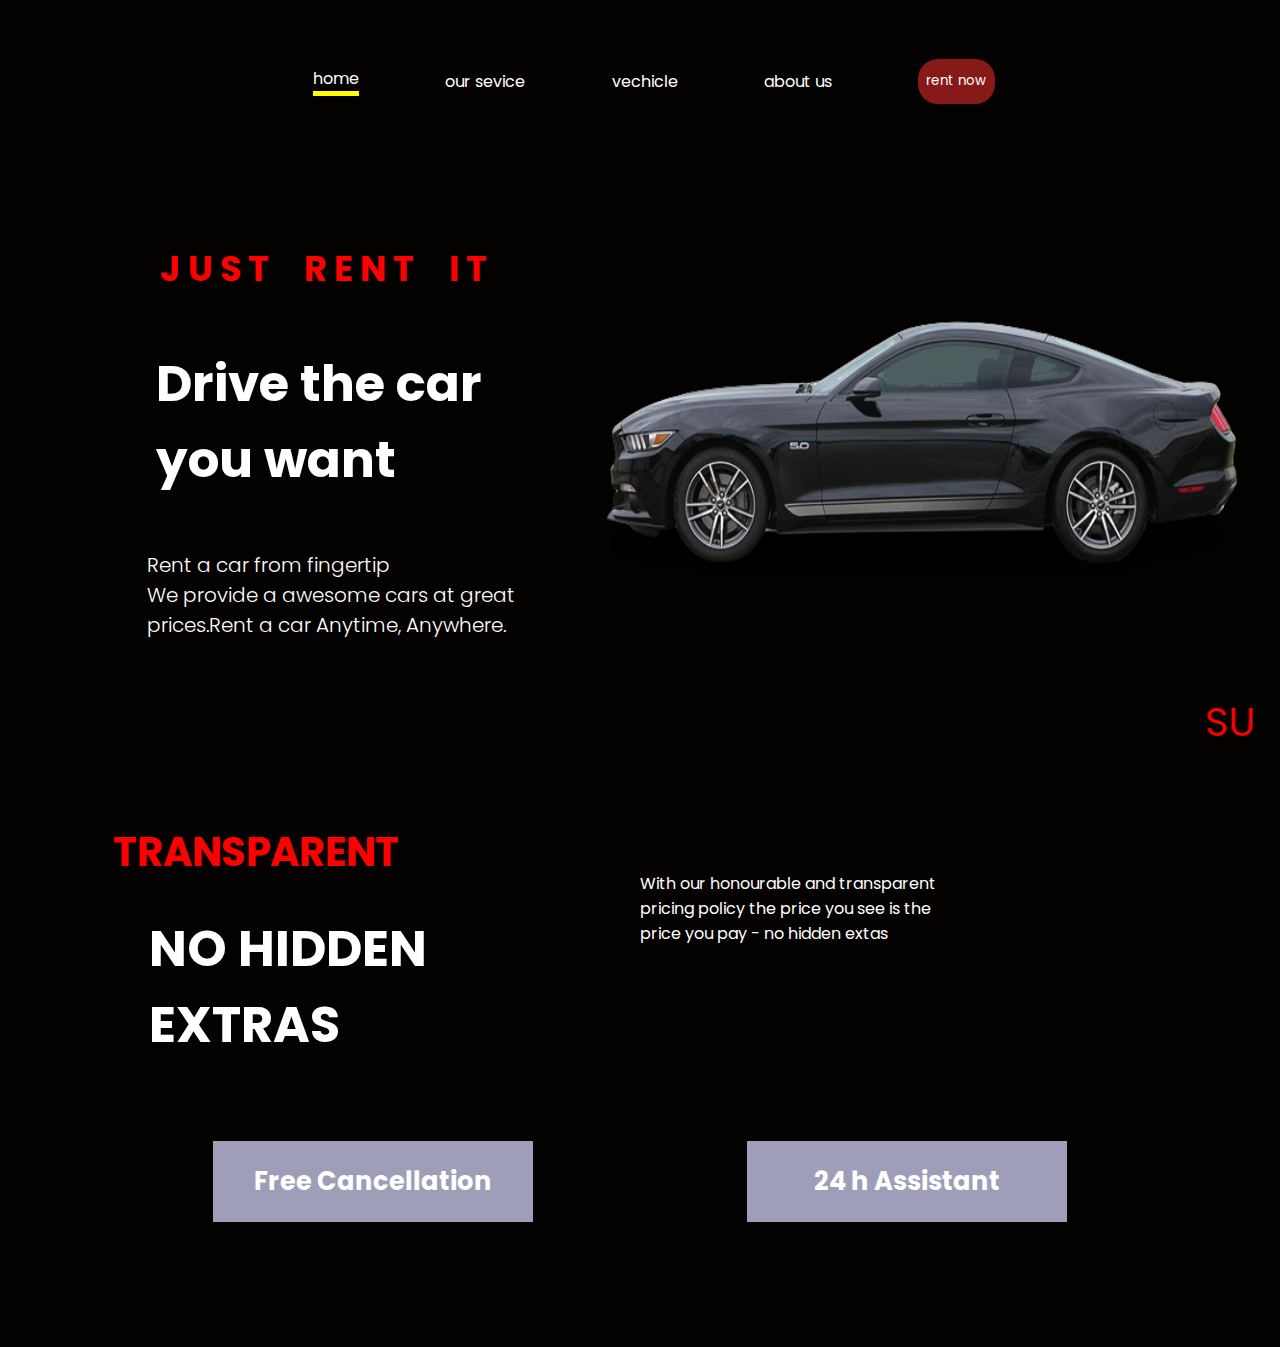
<file: rental cars/index.html>
<!DOCTYPE html>
<html lang="en">
<head>
    <meta charset="UTF-8">
    <meta name="viewport" content="width=device-width, initial-scale=1.0">
    <title>index</title>
    <link rel="stylesheet" href="./index.css">
</head>
<body>
    <div class="main">
        <div class="navbar">
            <a id="bor" href="#">home</a>
            <a href="../our services/services.html">our sevice</a>
            <a href="../vehicle/vehicle.html">vechicle</a>
            <a href="../about us/about.html">about us</a>
            <button>rent now</button>
        </div> 
        <div class="container1">
            <div class="left">
                <h1>J U S T   ‎ ‍  ‍  ‍  R E N T ‎   ‍  ‍  ‍  I T</h1>
                <h2>Drive the  car <br> you want</h2>
                <h3>Rent a car from fingertip <br>
                    We provide a awesome cars at great <br> 
                    prices.Rent a car  Anytime, Anywhere.</h3>

            </div>
            <div class="right">
                <img src="./FORD_MUSTANG_VINYL_GRAPHICS_DECAL_RACING_STRIPES_FADE_FADING_ROCKER_SPIKES_2015_2016_2017_02A__53059-removebg-preview.png" alt="">
            </div>
           
        </div>
        <div class="cartypes">
            <marquee behavior="" direction="left"> SUVS  ‍  ‍  ‍ .  ‍  ‍  ‍ Convertibles  ‍  ‍  ‍ . ‍  ‍  ‍  Minivans  ‍  ‍  ‍ .  ‍  ‍  ‍ Exotocs cars ‍  ‍  ‍ .  ‍  ‍  ‍ offroad . ‍  ‍  ‍   ‍  ‍  ‍  Family  ‍  ‍  ‍.  ‍  ‍  ‍  JEEP ‍  ‍  ‍       ‍  ‍  ‍. ‍  ‍  ‍ Hatchback  ‍  ‍  ‍. ‍  ‍  ‍MUV/SUV	  ‍  ‍  ‍. ‍  ‍  ‍ Sedan  ‍  ‍  ‍. ‍  ‍  ‍TUV  ‍  ‍  ‍. ‍  ‍  ‍XUV  ‍  ‍  ‍. ‍  ‍  ‍  4x4  ‍  ‍  ‍</marquee>
           <!-- <marquee behavior="" direction="left"> <h1>SUVS</h1> -->
            <!-- <h2>.</h2> -->
            <!-- <h1>Convertibles</h1>
            <h2>.</h2>
            <h1>Minivans</h1>
            <h2>.</h2>
            <h1>Exotocs cars</h1>
        </marquee> -->
        </div>
        <div class="container2">
            <div class="left">
                <h1>TRANSPARENT</h1>    
                <h2>NO HIDDEN <BR> EXTRAS</h2>
            </div>
            <div class="right">
                <p>With our honourable and transparent <br>
                    <!-- ‍  ‍   ‍  ‍   ‍  ‍   ‍  ‍   ‍  ‍   ‍  ‍   ‍  ‍  <br> -->
                    pricing policy the price you see is the <br>
                    <!-- ‍  ‍   ‍  ‍   ‍  ‍   ‍  ‍   ‍  ‍   ‍  ‍   ‍  ‍  <br> -->
                    price you pay - no hidden extas</p>
            </div>
        </div>
        <div class="container3">
            <div class="lef">
                <h1>Free  Cancellation</h1>
            </div>
            <div class="right">
                <h1>24 h Assistant</h1>
            </div>

        </div>

        
    </div>
</body>
</html>
</file>
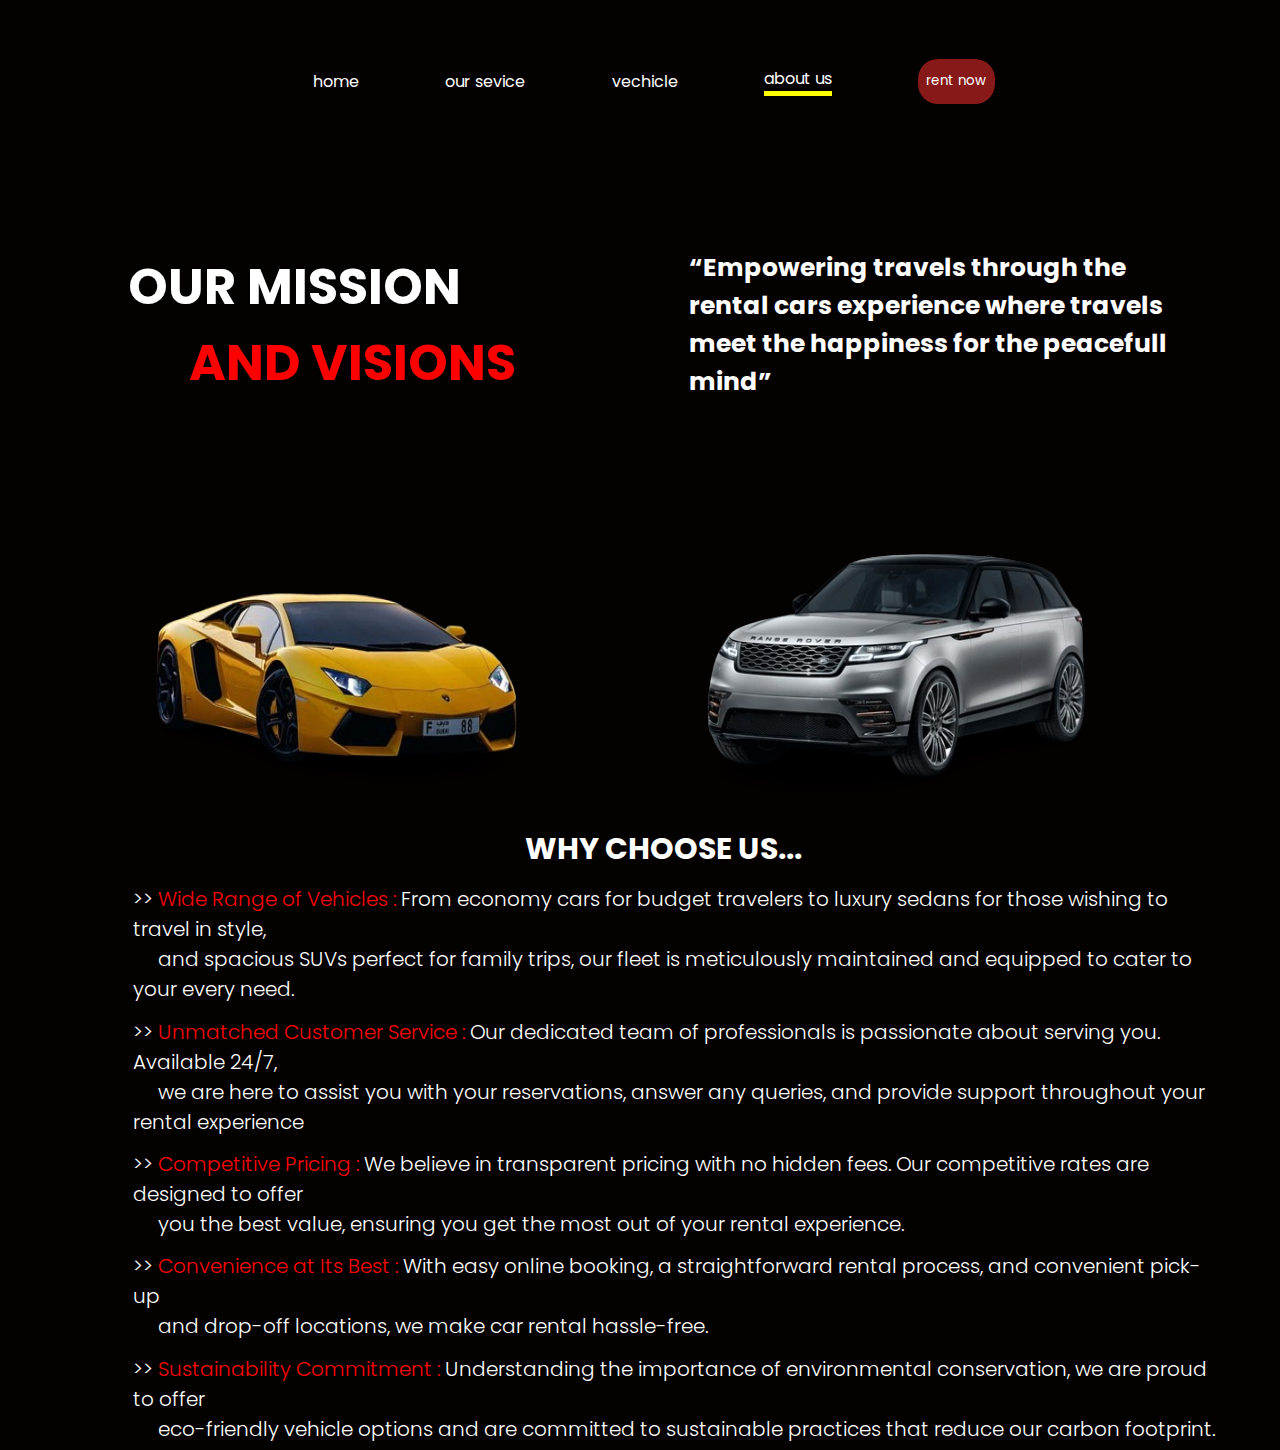
<file: rental cars/about us/about.html>
<!DOCTYPE html>
<html lang="en">
<head>
    <meta charset="UTF-8">
    <meta name="viewport" content="width=device-width, initial-scale=1.0">
    <title>index</title>
    <link rel="stylesheet" href="./about.css">
</head>
<body>
    <div class="main">
        <div class="navbar">
            <a href="../index/index.html">home</a> 
            <a   href="../our services/services.html">our sevice</a>
            <a  href="../vehicle/vehicle.html">vechicle</a>
            <a id="bor" href="../about us/about.html">about us</a>
            <button>rent now</button>
        </div> 
        <div class="container1">
            <div class="left">
                <h1 id="white" >OUR  MISSION</h1>
                <h1 id="red">AND VISIONS</h1>
            </div>
            <div class="right">
                <h3>“Empowering travels through the  <br>
                    rental cars experience where travels  <br>
                    meet the happiness for the peacefull <br>
                    mind”</h3>
            </div>
        </div>
        <div class="container2">
            <div class="car1"><img src="./desktop-wallpaper-car-high-resolution-cars-wheels-motor-high-quality-car-removebg-preview 1.png" alt=""></div>
            <div class="car2">
            <img src="./land-rover-range-rover-velar-2018-474772-removebg-preview.png" alt=""></div>
         
        </div>
        <div class="container3">
            <h1>WHY CHOOSE  US...</h1>
            <h3>
                 >> <span>Wide Range of Vehicles : </span> From economy cars for budget travelers to luxury sedans for those wishing to travel in style, <br>
                 ‍  ‍  ‍  ‍  ‍  ‍and spacious SUVs perfect for family trips, our fleet is meticulously maintained and equipped to cater to your every need.
            </h3>
            <h3>
                >> <span>Unmatched Customer Service : </span>Our dedicated team of professionals is passionate about serving you. Available 24/7, <br>
                ‍  ‍  ‍  ‍  ‍  ‍we are here to assist you with your reservations, answer any queries, and provide support throughout your rental experience
            </h3>
            <h3>
                >> <span>Competitive Pricing : </span> We believe in transparent pricing with no hidden fees. Our competitive rates are designed to offer <br>
                ‍  ‍  ‍  ‍  ‍  ‍you the best value, ensuring you get the most out of your rental experience.
            </h3>
            <h3>
                >> <span>Convenience at Its Best : </span> With easy online booking, a straightforward rental process, and convenient pick-up <br>
                ‍  ‍  ‍  ‍  ‍  ‍and drop-off locations, we make car rental hassle-free.
            </h3>
            <h3>
                >> <span>Sustainability Commitment : </span> Understanding the importance of environmental conservation, we are proud to offer <br>
                ‍  ‍  ‍  ‍  ‍  ‍eco-friendly vehicle options and are committed to sustainable practices that reduce our carbon footprint.
            </h3>
        </div>
    </div>
</div>
</body>
</html>
</file>
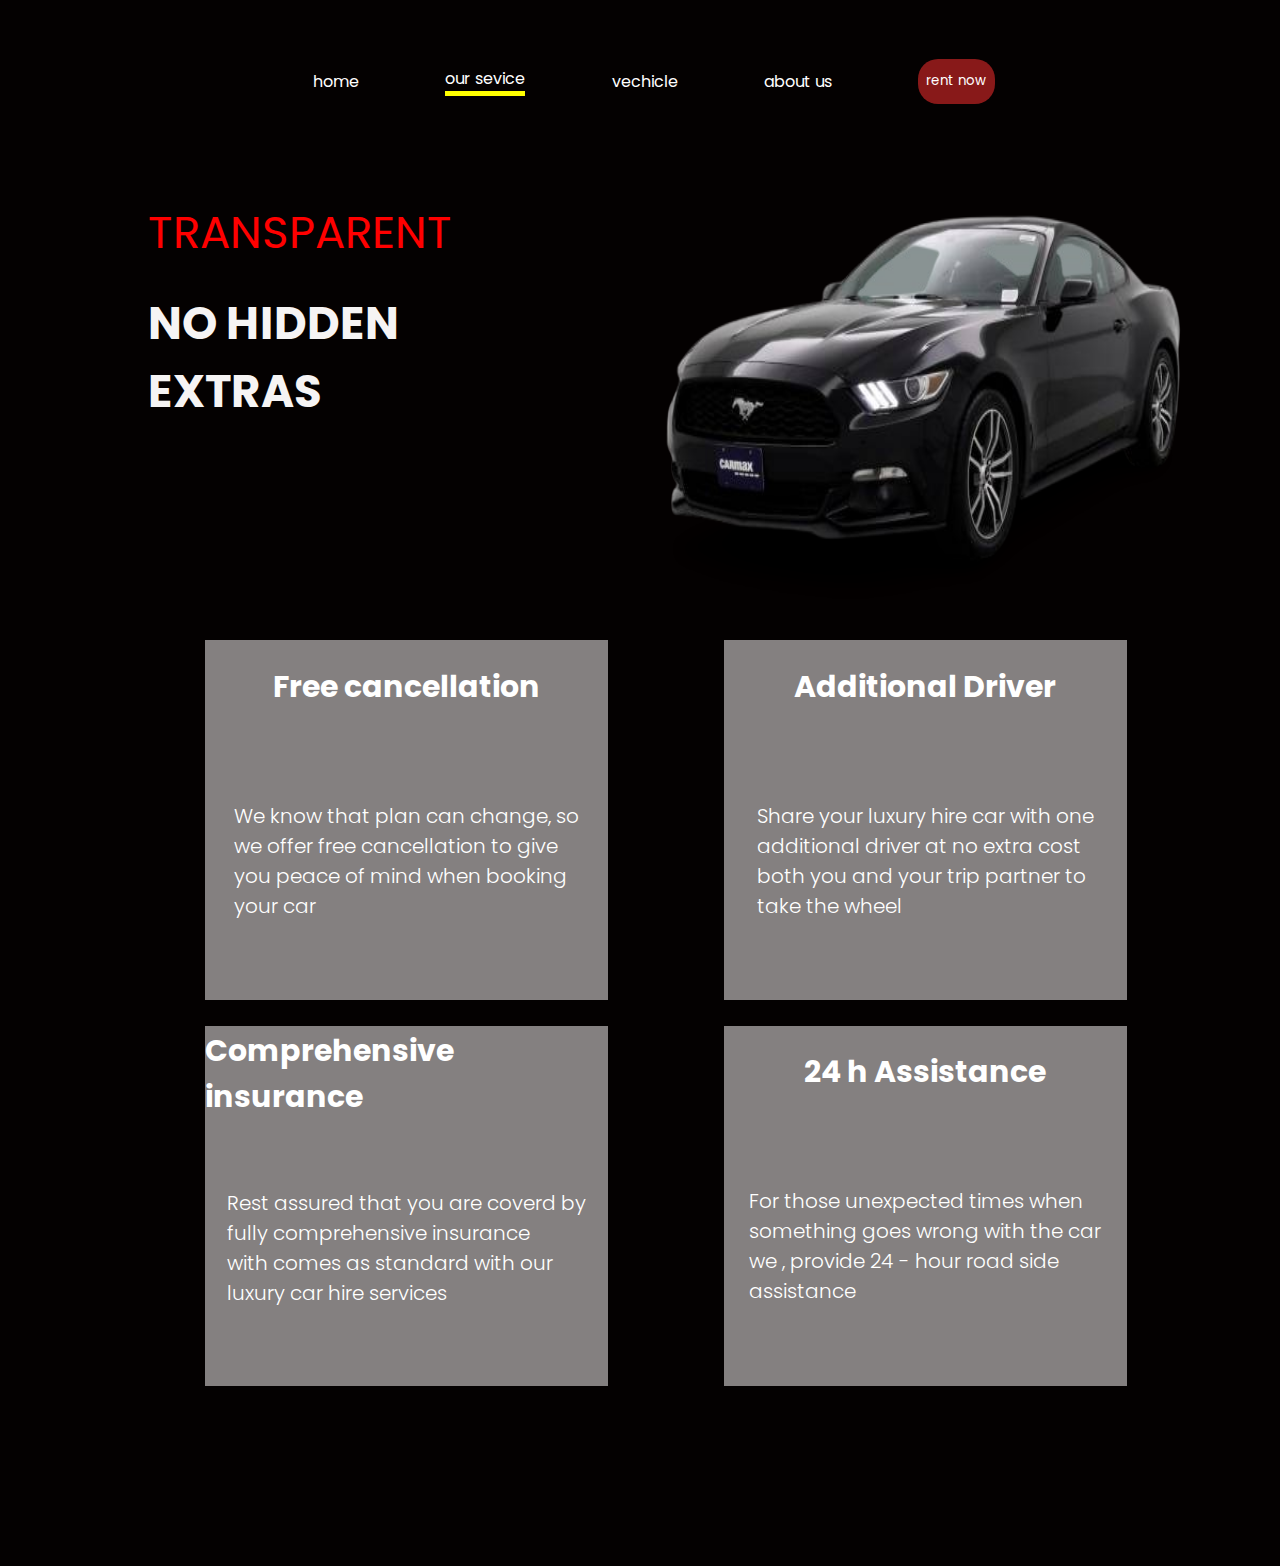
<file: rental cars/our services/services.html>
<!DOCTYPE html>
<html lang="en">
<head>
    <meta charset="UTF-8">
    <meta name="viewport" content="width=device-width, initial-scale=1.0">
    <title>index</title>
    <link rel="stylesheet" href="./services.css">
</head>
<body>
    <div class="main">
        <div class="navbar">
            <a href="../index/index.html">home</a> 
            <a  id="bor" href="#">our sevice</a>
            <a href="../vehicle/vehicle.html">vechicle</a>
            <a href="../about us/about.html">about us</a>
            <button>rent now</button>
        </div> 
        <div class="container1">
            <div class="left">
                <h1>TRANSPARENT</h1>    
                <h2>NO HIDDEN <BR> EXTRAS</h2>
            </div>
            <div    class="right">
                <img src="./mustang2-removebg-preview.png" alt="">
            </div>
        </div>
        <div class="container2">
            <div class="left">
                <div class="innerleft">
                    <h1>Free cancellation</h1>

                </div>
                <div class="innerright">
                    <h2>
                        We know that plan can change, so <br>
                        we offer free cancellation to give  <br>
                        you peace of mind when booking  <br>
                        your car
                    </h2>
                </div>
            </div>
            <div class="right">
                <div class="innerleft">
                    <h1>Additional Driver</h1>

                </div>
                <div class="innerright">
                    <h2>Share your luxury hire car with one <br>
                        additional driver at no extra cost<br>
                        both you and your trip partner to <br>
                        take the wheel
                    </h2>
                </div>
            </div>
        </div>
        <div class="container3">
            <div class="left">
                <div class="innerleft">
                    <h1>Comprehensive insurance</h1>

                </div>
                <div class="innerright">
                    <h2>
                        Rest assured that you are coverd by <br>
                        fully comprehensive insurance<br>
                        with comes as standard with our<br>
                         luxury car  hire services<br>
                    </h2>
                </div>
            </div>
            <div class="right">
                <div class="innerleft">
                    <h1>24 h  Assistance</h1>

                </div>
                <div class="innerright">
                    <h2>For those unexpected times when  <br>
                        something goes wrong with the car  <br>
                        we , provide  24 - hour road side  <br>
                        assistance</h2>
                </div>
            </div>
        </div>
        <div class="container4">

        </div>
    </div>
</body>
</html>
</file>
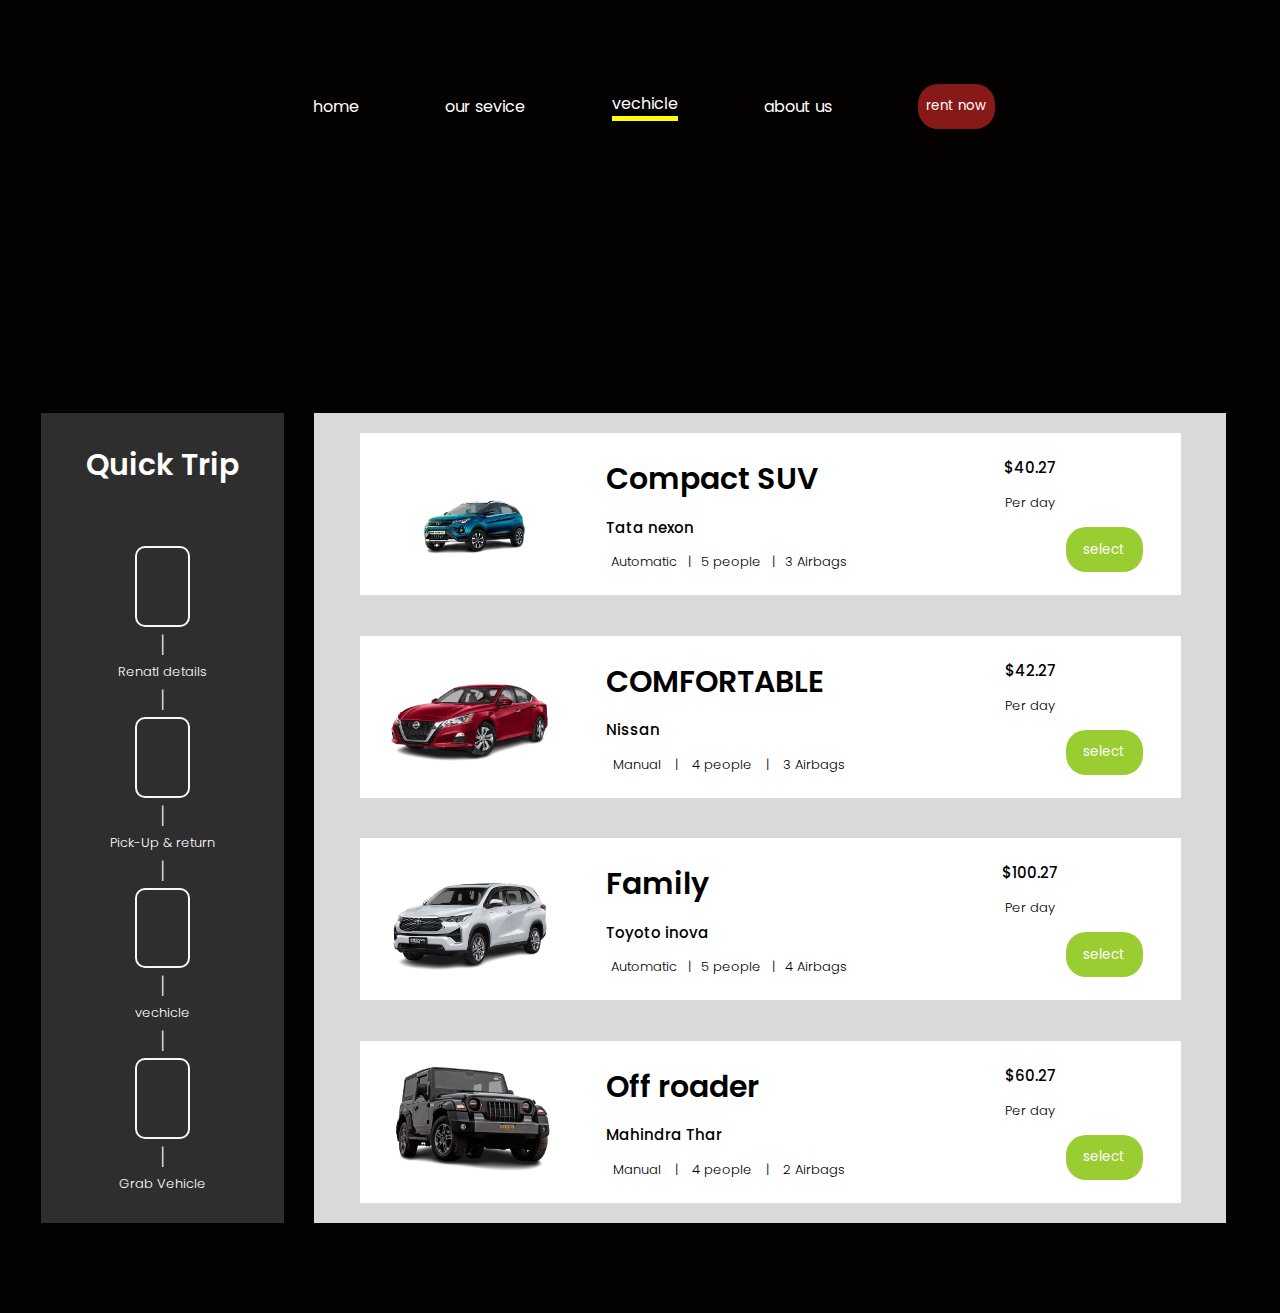
<file: rental cars/vehicle/vehicle.html>
<!DOCTYPE html>
<html lang="en">
<head>
    <meta charset="UTF-8">
    <meta name="viewport" content="width=device-width, initial-scale=1.0">
    <title>index</title>
    <link rel="stylesheet" href="./vehicle.css">
    <link rel="stylesheet" href="https://cdnjs.cloudflare.com/ajax/libs/font-awesome/6.5.1/css/all.min.css" integrity="sha512-DTOQO9RWCH3ppGqcWaEA1BIZOC6xxalwEsw9c2QQeAIftl+Vegovlnee1c9QX4TctnWMn13TZye+giMm8e2LwA==" crossorigin="anonymous" referrerpolicy="no-referrer" />;
</head>
<body>
    <div class="main">
        <div class="navbar">
            <a href="../index/index.html">home</a> 
            <a   href="../our services/services.html">our sevice</a>
            <a id="bor" href="#">vechicle</a>
            <a href="../about us/about.html">about us</a>
            <button>rent now</button>
        </div> 
    </div>
    <div class="containermain">
        <div class="container1">
            <h1>Quick Trip</h1>
            <div class="content">
                <div id="red" class="box"><i class="fa-solid fa-check"></i> </div>
                <h2>|</h2>
                <h3>Renatl details</h3>
                <h2>|</h2>
                <div id="yellow" class="box"> <i class="fa-solid fa-check"></i></div>
                <h2>|</h2>
                <h3>Pick-Up & return </h3>
                <h2>|</h2>
                <div id="green" class="box"> <i class="fa-solid fa-check"></i></div>
                <h2>|</h2>
                <h3>vechicle</h3>
                <h2>|</h2>
                <div id="red" class="box"><i class="fa-solid fa-check"></i> </div>
                <h2>|</h2>
                <h3>Grab Vehicle</h3>
            </div>
        </div>
        <div class="container2">
            <div class="data1">
                <div class="img1">
                    <img src="./neox-removebg-preview.png" alt="">
                </div>
                <div class="information1">
                    <h1>Compact  SUV</h1>
                    <h2>Tata nexon</h2>
                    <div class="feature">
                        <h3>Automatic</h3>
                        <h3>|</h3>
                        <h3>5 people</h3>
                        <h3>|</h3>
                        <h3>3 Airbags</h3>
                    </div>
                </div>
                <div class="information2">
                    <h2>$40.27</h2>
                    <h3>Per day</h3>
                    <button formaction="#" type="submit"><a href="">select</a></button>
                </div>
            </div>
            <div class="data1">
                <div class="img1">
                    <img src="./images-removebg-preview.png" alt="">
                </div>
                <div class="information1">
                    <h1>COMFORTABLE</h1>
                    <h2>Nissan</h2>
                    <div class="feature">
                        <h3>Manual</h3>
                        <h3>|</h3>
                        <h3>4 people</h3>
                        <h3>|</h3>
                        <h3>3 Airbags</h3>
                    </div>
                </div>
                <div class="information2">
                    <h2>$42.27</h2>
                    <h3>Per day</h3>
                    <button formaction="#" type="submit"><a href="">select</a></button>
                </div>
            </div>
            <div class="data1">
                <div class="img1">
                    <img src="./tototo_inova-removebg-preview.png" alt="">
                </div>
                <div class="information1">
                    <h1>Family</h1>
                    <h2>Toyoto inova </h2>
                    <div class="feature">
                        <h3>Automatic</h3>
                        <h3>|</h3>
                        <h3>5 people</h3>
                        <h3>|</h3>
                        <h3>4 Airbags</h3>
                    </div>
                </div>
                <div class="information2">
                    <h2>$100.27</h2>
                    <h3>Per day</h3>
                    <button formaction="#" type="submit"><a href="">select</a></button>
                </div>
            </div>
            <div class="data1">
                <div class="img1">
                    <img src="./Mahindra_Thar_Photoshoot_At_Perupalem_Beach__West_Godavari_District_AP_India___Djdavid-removebg-preview_1-removebg-preview.png  " alt="">
                </div>
                <div class="information1">
                    <h1>Off roader</h1>
                    <h2> Mahindra Thar</h2>
                    <div class="feature">
                        <h3>Manual</h3>
                        <h3>|</h3>
                        <h3>4 people</h3>
                        <h3>|</h3>
                        <h3>2 Airbags</h3>
                    </div>
                </div>
                <div class="information2">
                    <h2>$60.27</h2>
                    <h3>Per day</h3>
                    <button formaction="#" type="submit"><a href="">select</a></button>
                </div>
            </div>
            
        </div>
    </div>
    <!-- <div class="container3">
        

    </div> -->
</body>
</html>
</file>
<file: rental cars/index.css>
@import url('https://fonts.googleapis.com/css2?family=Poppins:ital,wght@0,100;0,200;0,300;0,400;0,500;0,600;0,700;0,800;0,900;1,100;1,200;1,300;1,400;1,500;1,600;1,700;1,800;1,900&family=Roboto:ital,wght@0,100;0,300;0,400;0,500;0,700;0,900;1,100;1,300;1,400;1,500;1,700;1,900&family=Salsa&display=swap');
*
{
    margin: 0%;
    padding: 0%;
    font-family: "Poppins", sans-serif;
}
#bor
{
    border-bottom: yellow solid 5px;
}
body{
    background-color:#040101;   
}
.main{
    /* position: relative; */
    height:100vh;
    width:100vw;
    background-color:#040101;   
}
.navbar
{
    height: 10vh;
    width:60vw;
    margin-left: 30vh; 
    padding-top: 4vh;
    display: flex;
    justify-content: space-around;
    align-items: center;
}
a{
    text-decoration: none;
    color: white;
}
button{
    width: 6vw;
    height:5vh;
    color: white;
    /* margin-top: 2vh; */
    border-radius: 20px;
    border: none;
    background-color: rgba(190, 35, 35, 0.71);
}
.container1
{
    height: 50vh;
    width:90vw;
    margin-left: 10vh;
    /* background-color: aqua; */
    margin-top: 10vh;
    display: flex;
}
.left
{
    display: flex;
    flex-direction: column;
    align-items: center;
    justify-content: space-around;
    height: 100%;
    width:50vw;
    color: white;
    /* background-color: beige; */
}
.right
{

    height: 100%;
    width:50%vw;
    /* background-color: rgb(208, 208, 169); */
}
.left h2{
    font-size: xxx-large;
    font-size: clamp(25px,4vw,50px);
    margin-left: -10%;
}
.left h1{
    color: red;
    margin-left: -20%;
    font-size: clamp(25px,4vw,35px);
}
.left h3{
    /* color: red; */
    margin-left: -5%;
    font-weight: 300;
    font-size: clamp(20px,4vw,15px); 
}
img{
    height: 100%;
    width:100%;
}
.cartypes
{
    height: 10vh;
    padding:2%;
    font-size: clamp(10px,4vw,40px);
    /* background-color: aqua; */
    color:red;
    /* display: flex; */
    /* align-items: center; */
    /* justify-content: space-around; */
}
.cartypes h2{
    color: white;
    font-size: xxx-large;
    /* font-weight:800;  */
}
.container2 
{
    height: 30%;
    /* width:100%; */
    display: flex;
    /* background-color: aqua; */
} 
.container2 .left
{
width:50%;
/* background-color: blue; */
}
.container2 .right
{
    width:50%;
    /* background-color: rgb(203, 203, 226); */
    
}
p
{
    margin-top: 10%;
    color: white;
}
.container3 
{
    height: 30%;
    /* width:100%; */
    display: flex;
    justify-content: space-evenly;
    /* background-color: aqua; */
} 
.container3 .lef
{
    margin-top: 5%;
    height:30%;
    width:25%;
    display: flex;
    justify-content: center;
    align-items: center;
    color: white;
    background-color: rgb(158, 158, 185);
    
}
.container3 .right
{
    margin-top: 5%;
    height:30%;
    display: flex;
    justify-content: center;
    align-items: center;
    width:25%;
    color: white;
    background-color: rgb(158, 158, 185);
    
}
.cartypes h1{
    font-size: clamp(40px);
}
.cartypes h2{
    font-size: clamp(25px,6vw,45px);
}
.container2 h1,h2
{
    font-size: clamp(25px,4vw,40px);
}
.container3 .lef h1{
    font-size: clamp(25px,2vw,28px);
}
.container3 .right h1{
    font-size: clamp(25px,2vw,28px);
}
.container1 h1
{
    margin-left: -8%;
}
</file>
<file: rental cars/about us/about.css>
@import url('https://fonts.googleapis.com/css2?family=Poppins:ital,wght@0,100;0,200;0,300;0,400;0,500;0,600;0,700;0,800;0,900;1,100;1,200;1,300;1,400;1,500;1,600;1,700;1,800;1,900&family=Roboto:ital,wght@0,100;0,300;0,400;0,500;0,700;0,900;1,100;1,300;1,400;1,500;1,700;1,900&family=Salsa&display=swap');
*
{
    margin: 0%;
    padding: 0%;
    font-family: "Poppins", sans-serif;
}
body{
    background-color:#040101;   
    font-family: "Poppins", sans-serif;

}
.main{
    /* position: relative; */
    height:100vh;
    width:100vw;
    font-family: "Poppins", sans-serif;
    background-color:#040101;   
}
#bor
{
    border-bottom: yellow solid 5px;
}

.navbar
{
    height: 10vh;
    width:60vw;
    margin-left: 30vh; 
    padding-top: 4vh;
    display: flex;
    justify-content: space-around;
    align-items: center;
}
a{
    text-decoration: none;
    color: white;
}
button{
    width: 6vw;
    height:5vh;
    color: white;
    border-radius: 20px;
    border: none;
    background-color: rgba(190, 35, 35, 0.71);
}
.container1
{
    height: 30%;
    width: 90%;
    margin-top: 5%;
    margin-left: 5%;
    display: flex;
    justify-content: space-around;
    /* background-color: blue; */
}
.container1 .left
{
    width: 50%;
    display: flex;
    flex-direction: column;
    justify-content: center;
    align-items: center;
    /* background-color: aqua; */
}
.container1 .right
{
    width: 50%;
    display: flex;
    flex-direction: column;
    justify-content: center;
    align-items: center;
    /* background-color: blueviolet; */
}
.container1 .left h1{
    font-size: clamp(20px,4vw,50px);
    color: white;
}
h3
{
    color: white;
}

#red
{
    color: red;
}
#white
{
    /* color: red; */
    margin-left: -20%;
}
.container2
{
    height:40%;
    width: 80%;
    /* margin-top: -6%; */
    margin-left: 10%;
    display: flex;
}
.car1{
    width: 50%;
    display: flex;
    justify-content: center;
    align-items: center;
    /* background-color: yellow; */
}
.car2{
    width: 50%;
    display: flex;
    justify-content: center;
    align-items: center;    
    /* background-color: azure; */
}
img{
    height: 100%;
    width: 120%;
}
.container3
{
    height:70%;
    width:90%;
    display: flex;
    flex-direction: column;
    justify-content: space-around;
    /* align-items: center; */
    /* background-color: blueviolet; */
    margin-left: 5%;
}
.container3 h1{
    margin-left: 40%;
    color: white;
    font-size: clamp(10px,4vw,30px);
}
.container3 h3{
    margin-left: 6%;
    font-size: clamp(10px,4vw,20px);
    font-weight: 300;
}
span
{
    color: red;
}
.container1 .right h3{
    font-size: clamp(5px,4vw,25px);
    /* font-weight: 300; */
}
</file>
<file: rental cars/our services/services.css>
@import url('https://fonts.googleapis.com/css2?family=Poppins:ital,wght@0,100;0,200;0,300;0,400;0,500;0,600;0,700;0,800;0,900;1,100;1,200;1,300;1,400;1,500;1,600;1,700;1,800;1,900&family=Roboto:ital,wght@0,100;0,300;0,400;0,500;0,700;0,900;1,100;1,300;1,400;1,500;1,700;1,900&family=Salsa&display=swap');
*
{
    margin: 0%;
    padding: 0%;
    font-family: "Poppins", sans-serif;
}
body{
    background-color:#040101;   
    font-family: "Poppins", sans-serif;

}
.main{
    /* position: relative; */
    height:100vh;
    width:100vw;
    font-family: "Poppins", sans-serif;
    background-color:#040101;   
}
#bor
{
    border-bottom: yellow solid 5px;
}

.navbar
{
    height: 10vh;
    width:60vw;
    margin-left: 30vh; 
    padding-top: 4vh;
    display: flex;
    justify-content: space-around;
    align-items: center;
}
a{
    text-decoration: none;
    color: white;
}
button{
    width: 6vw;
    height:5vh;
    color: white;
    border-radius: 20px;
    border: none;
    background-color: rgba(190, 35, 35, 0.71);
}
.container1
{
    height:50vh;
    width: 90vw;
    margin-left: 10vh; 
    margin-top: 3%;
    display: flex;
}
.container1 .left
{
    width: 50%;
    display: flex;
    flex-direction: column;
}
img{
    height:100%;
    width: 100%;
}
.container1 .right
{
    width: 50%;
}
.container1 .right img
{
    margin-left: -5%;
}
.container1 .left h1{
    color: red;
    margin-top: 6%;
    font-size: clamp(25px,4vw,45px);
    margin-left: 10%;
    font-weight: 400;

}
.container1 .left h2{
    margin-top: 4%;
    color: rgb(246, 244, 244);
    font-size: clamp(25px,4vw,45px);
    margin-left: 10%;
}
.container2
{
    height:40vh;
    width: 90vw;
    margin-left: 10vh; 
    margin-top: 2%;
    display: flex;
    justify-content: space-evenly;
}
.container3
{
    height:40vh;
    width: 90vw;
    margin-left: 10vh; 
    margin-top: 2%;
    display: flex;
    justify-content: space-evenly;
}
.container4
{
    height: 20vh;
}
.container2 .left{
    width: 35%;
    display: flex;
    flex-direction: column;
    background-color: rgba(192, 187, 187, 0.684);
    color: white;


}
.container2 .right{
    width: 35%;
    display: flex;
    color: white;
    flex-direction: column;
    background-color: rgba(192, 187, 187, 0.684);

}
.container3 .left{
    width: 35%;
    display: flex;
    flex-direction: column;
    background-color: rgba(192, 187, 187, 0.684);
    /* background-color: blue; */
    color: white;

}
.container3 .right{
    width: 35%;
    display: flex;
    color: white;
    flex-direction: column;
    background-color: rgba(192, 187, 187, 0.684);
}
.innerleft
{
    height: 20%;
    display: flex;
    margin-top: 3%;
    justify-content: center;
    align-items: center;

}
.innerright
{
    height: 80%;
    display: flex;
    justify-content: center;
    align-items: center;
}
.innerright h2{
    font-weight: 300;
    font-size: clamp(20px,4vw,20px);
}
.innerleft h1{
    font-size: clamp(20px,4vw,30px);
}
</file>
<file: rental cars/vehicle/vehicle.css>
@import url('https://fonts.googleapis.com/css2?family=Poppins:ital,wght@0,100;0,200;0,300;0,400;0,500;0,600;0,700;0,800;0,900;1,100;1,200;1,300;1,400;1,500;1,600;1,700;1,800;1,900&family=Roboto:ital,wght@0,100;0,300;0,400;0,500;0,700;0,900;1,100;1,300;1,400;1,500;1,700;1,900&family=Salsa&display=swap');
*
{
    margin: 0%;
    padding: 0%;
    font-family: "Poppins", sans-serif;
}
body{
    background-color:#040101;   
    font-family: "Poppins", sans-serif;

}
.main{
    /* position: relative; */
    height:100vh;
    width:100vw;
    font-family: "Poppins", sans-serif;
    background-color:#040101;   
    /* position: relative; */
}
#bor
{
    border-bottom: yellow solid 5px;
}

.navbar
{
    height: 10vh;
    width:60vw;
    margin-left: 30vh; 
    padding-top: 4vh;
    display: flex;
    justify-content: space-around;
    align-items: center;
    background-color: #040101;
}
a{
    text-decoration: none;
    color: white;
    /* font-size: clamp(10px,4vw,17px); */
}
button{
    width: 6vw;
    height:5vh;
    color: white;
    border-radius: 20px;
    border: none;
    background-color: rgba(190, 35, 35, 0.71);
}
.containermain
{
    height: 100vh;
    width: 95vw;
    margin-top: -40%;
    margin-left: 2%;
    display: flex;
    /* position: relative; */
    justify-content: space-around;
}
.container1
{
    height: 90vh;
    width: 20%;
    /* position: fixed; */
    background-color:#2E2E2F;
    display: flex;
    flex-direction: column;
    justify-content: center;
    align-items: center;
    justify-content:  space-around;
}
.container2
{
    height: 90vh;
    width: 75%;
    /* position: absolute;  */
    /* left: 25%; */
    display: flex;
    flex-direction: column;
    justify-content: center;
    align-items: center;
    justify-content: space-around;
    background-color:#D9D9D9;
}
.container3
{
    height: 40vh;
    
}
.data1
{
    height: 20%;
    width: 90%;
    display: flex;
    justify-content: space-around;
    align-items: center;
    background-color: white;
}
.img1{
    height: 80%;
    width: 20%;
    display: flex;
    justify-content: center;
    align-items: center;
}
.information1
{
    height: 80%;
    width: 30%;
    display: flex;
    flex-direction: column;
    justify-content: space-around;
}
.information2
{
    height: 80%;
    width: 30%;
    display: flex;
    flex-direction: column;
    align-items: center;
    justify-content: space-around;
}
img{
    margin-top: 5%;
    width: 100%;    
}
h2{
    font-weight: 200;
}
.feature
{
    display: flex; 
    justify-content: space-around;
     align-items: center; 
}
h1{
    font-size: clamp(10px,4vw,30px);
    font-weight: 600;
}
h3{
    font-size: clamp(10px,4vw,13px);
    font-weight: 300;
}
.container2 h2{
    font-size: clamp(10px,4vw,15px);
    font-weight: 500 ;
}
.container2 button{
margin-left: 60%;
    background-color: yellowgreen;
}
.box
{
    height:10vh;
    width:4vw;
    border: solid #f4f7f8 2px;
    display: flex;
    justify-content: center;
    align-items: center;
    border-radius: 10px;
}
.content
{
    display: flex;
    flex-direction: column;
    align-items: center;
    height: 80%;
}
.container1 h2{
    color: WHITE;
}
.container1 h1{
    font-size: clamp(20px,4vw,30px);
    color: WHITE;
}
i{
    color: #D9D9D9;
}
#yellow i{
    color: #c0e80f;
}
#green i{
    color: #03d129;
}
#red i{
    color: #f10b0b;
}
.container1 h3
{
    color: #ffffff;
}
</file>
